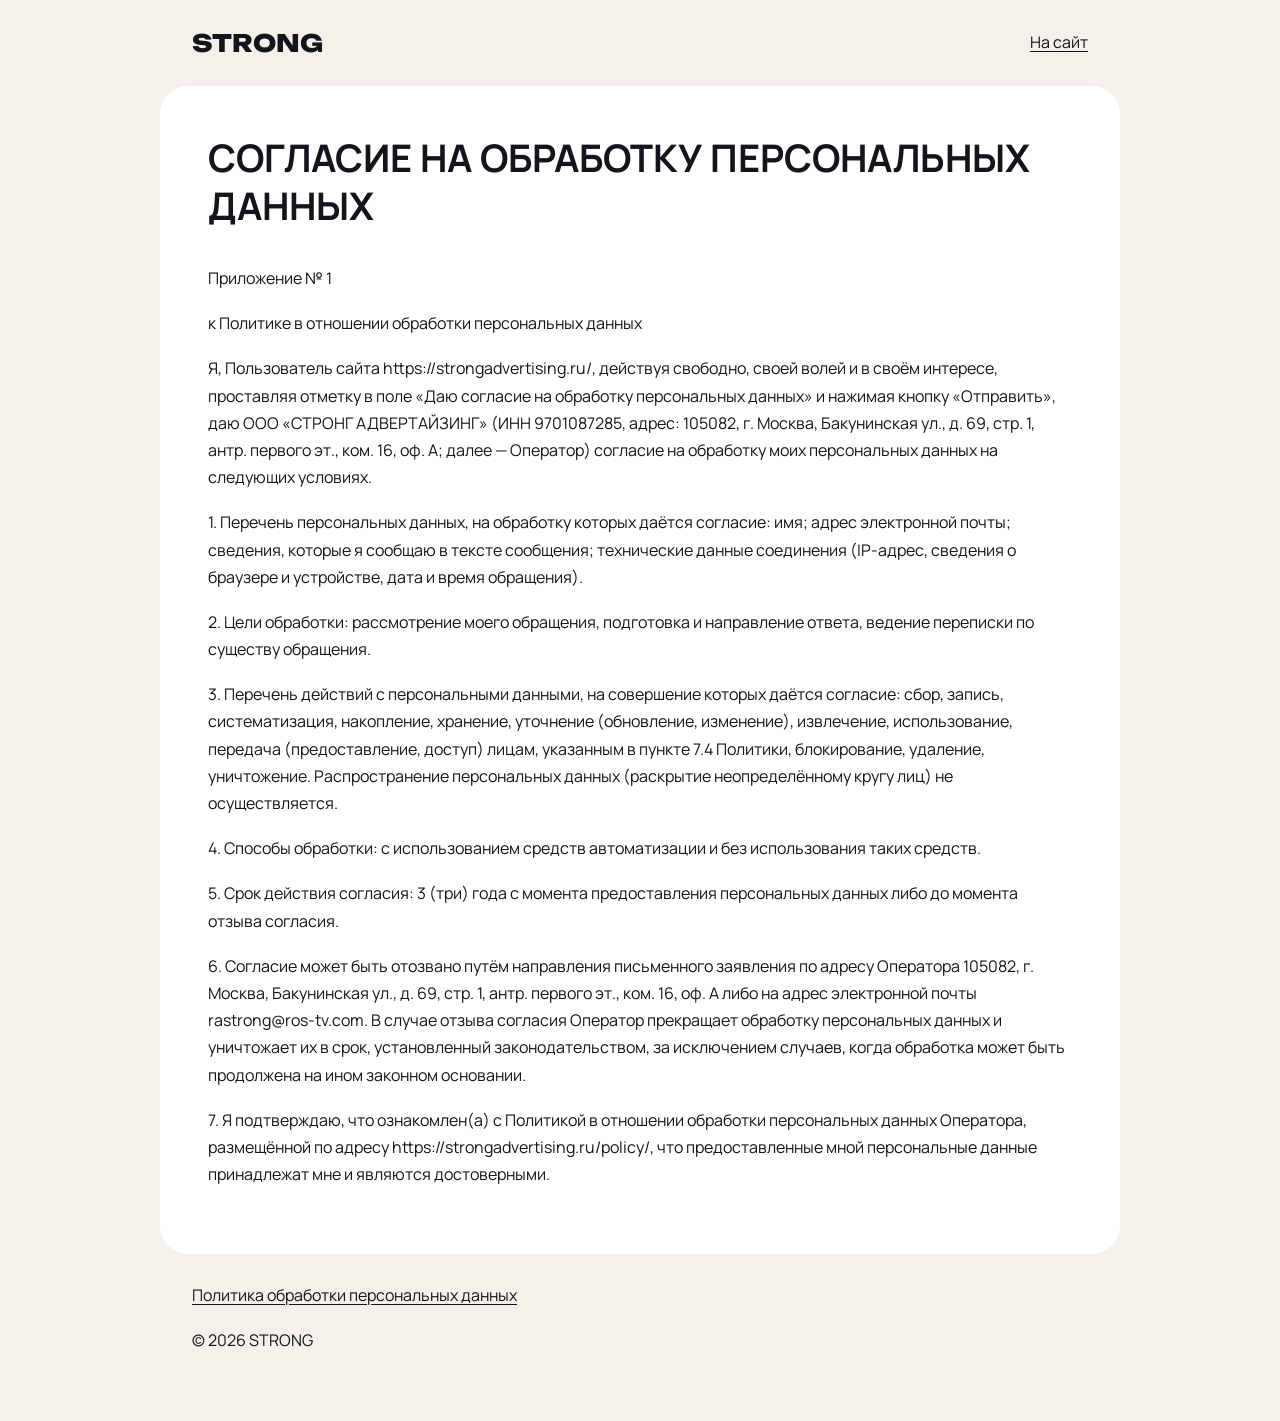
<file: consent/index.html>
<!doctype html>
<html lang="ru"><head><meta charset="utf-8"><meta name="viewport" content="width=device-width, initial-scale=1">
<title>СОГЛАСИЕ НА ОБРАБОТКУ ПЕРСОНАЛЬНЫХ ДАННЫХ — STRONG</title><link rel="icon" href="/favicon.svg" type="image/svg+xml"><link rel="stylesheet" href="/fonts/fonts.css">
<style>*{box-sizing:border-box}body{margin:0;background:#F3F1EA;color:#14141A;font:16px/1.7 Manrope,Arial,sans-serif}header,main,footer{max-width:960px;margin:auto;padding:28px 32px}header{display:flex;justify-content:space-between;gap:24px;align-items:center}.logo{font:800 24px Unbounded,Arial,sans-serif;text-decoration:none}a{color:inherit;text-underline-offset:3px}main{background:#fff;border-radius:28px;padding:48px}h1{font-size:clamp(24px,4vw,38px);line-height:1.25;margin:0 0 36px;overflow-wrap:anywhere}h2{font-size:23px;line-height:1.4;margin:36px 0 16px}p{margin:0 0 18px;overflow-wrap:anywhere}footer{padding-bottom:48px}a:focus-visible{outline:2px solid #C0453E;outline-offset:4px}@media(max-width:600px){header,footer{padding:24px 20px}header{font-size:14px}main{margin:0 12px;padding:28px 20px;border-radius:20px}body{font-size:15px}h2{font-size:21px}}</style></head><body>
<header><a class="logo" href="/">STRONG</a><a href="/">На сайт</a></header>
<main><h1>СОГЛАСИЕ НА ОБРАБОТКУ ПЕРСОНАЛЬНЫХ ДАННЫХ</h1>
<p>Приложение № 1</p>
<p>к Политике в отношении обработки персональных данных</p>
<p>Я, Пользователь сайта https://strongadvertising.ru/, действуя свободно, своей волей и в своём интересе, проставляя отметку в поле «Даю согласие на обработку персональных данных» и нажимая кнопку «Отправить», даю ООО «СТРОНГ АДВЕРТАЙЗИНГ» (ИНН 9701087285, адрес: 105082, г. Москва, Бакунинская ул., д. 69, стр. 1, антр. первого эт., ком. 16, оф. А; далее — Оператор) согласие на обработку моих персональных данных на следующих условиях.</p>
<p>1. Перечень персональных данных, на обработку которых даётся согласие: имя; адрес электронной почты; сведения, которые я сообщаю в тексте сообщения; технические данные соединения (IP-адрес, сведения о браузере и устройстве, дата и время обращения).</p>
<p>2. Цели обработки: рассмотрение моего обращения, подготовка и направление ответа, ведение переписки по существу обращения.</p>
<p>3. Перечень действий с персональными данными, на совершение которых даётся согласие: сбор, запись, систематизация, накопление, хранение, уточнение (обновление, изменение), извлечение, использование, передача (предоставление, доступ) лицам, указанным в пункте 7.4 Политики, блокирование, удаление, уничтожение. Распространение персональных данных (раскрытие неопределённому кругу лиц) не осуществляется.</p>
<p>4. Способы обработки: с использованием средств автоматизации и без использования таких средств.</p>
<p>5. Срок действия согласия: 3 (три) года с момента предоставления персональных данных либо до момента отзыва согласия.</p>
<p>6. Согласие может быть отозвано путём направления письменного заявления по адресу Оператора 105082, г. Москва, Бакунинская ул., д. 69, стр. 1, антр. первого эт., ком. 16, оф. А либо на адрес электронной почты rastrong@ros-tv.com. В случае отзыва согласия Оператор прекращает обработку персональных данных и уничтожает их в срок, установленный законодательством, за исключением случаев, когда обработка может быть продолжена на ином законном основании.</p>
<p>7. Я подтверждаю, что ознакомлен(а) с Политикой в отношении обработки персональных данных Оператора, размещённой по адресу https://strongadvertising.ru/policy/, что предоставленные мной персональные данные принадлежат мне и являются достоверными.</p></main><footer><p><a href="/policy/">Политика обработки персональных данных</a></p><p>© 2026 STRONG</p></footer></body></html>
</file>
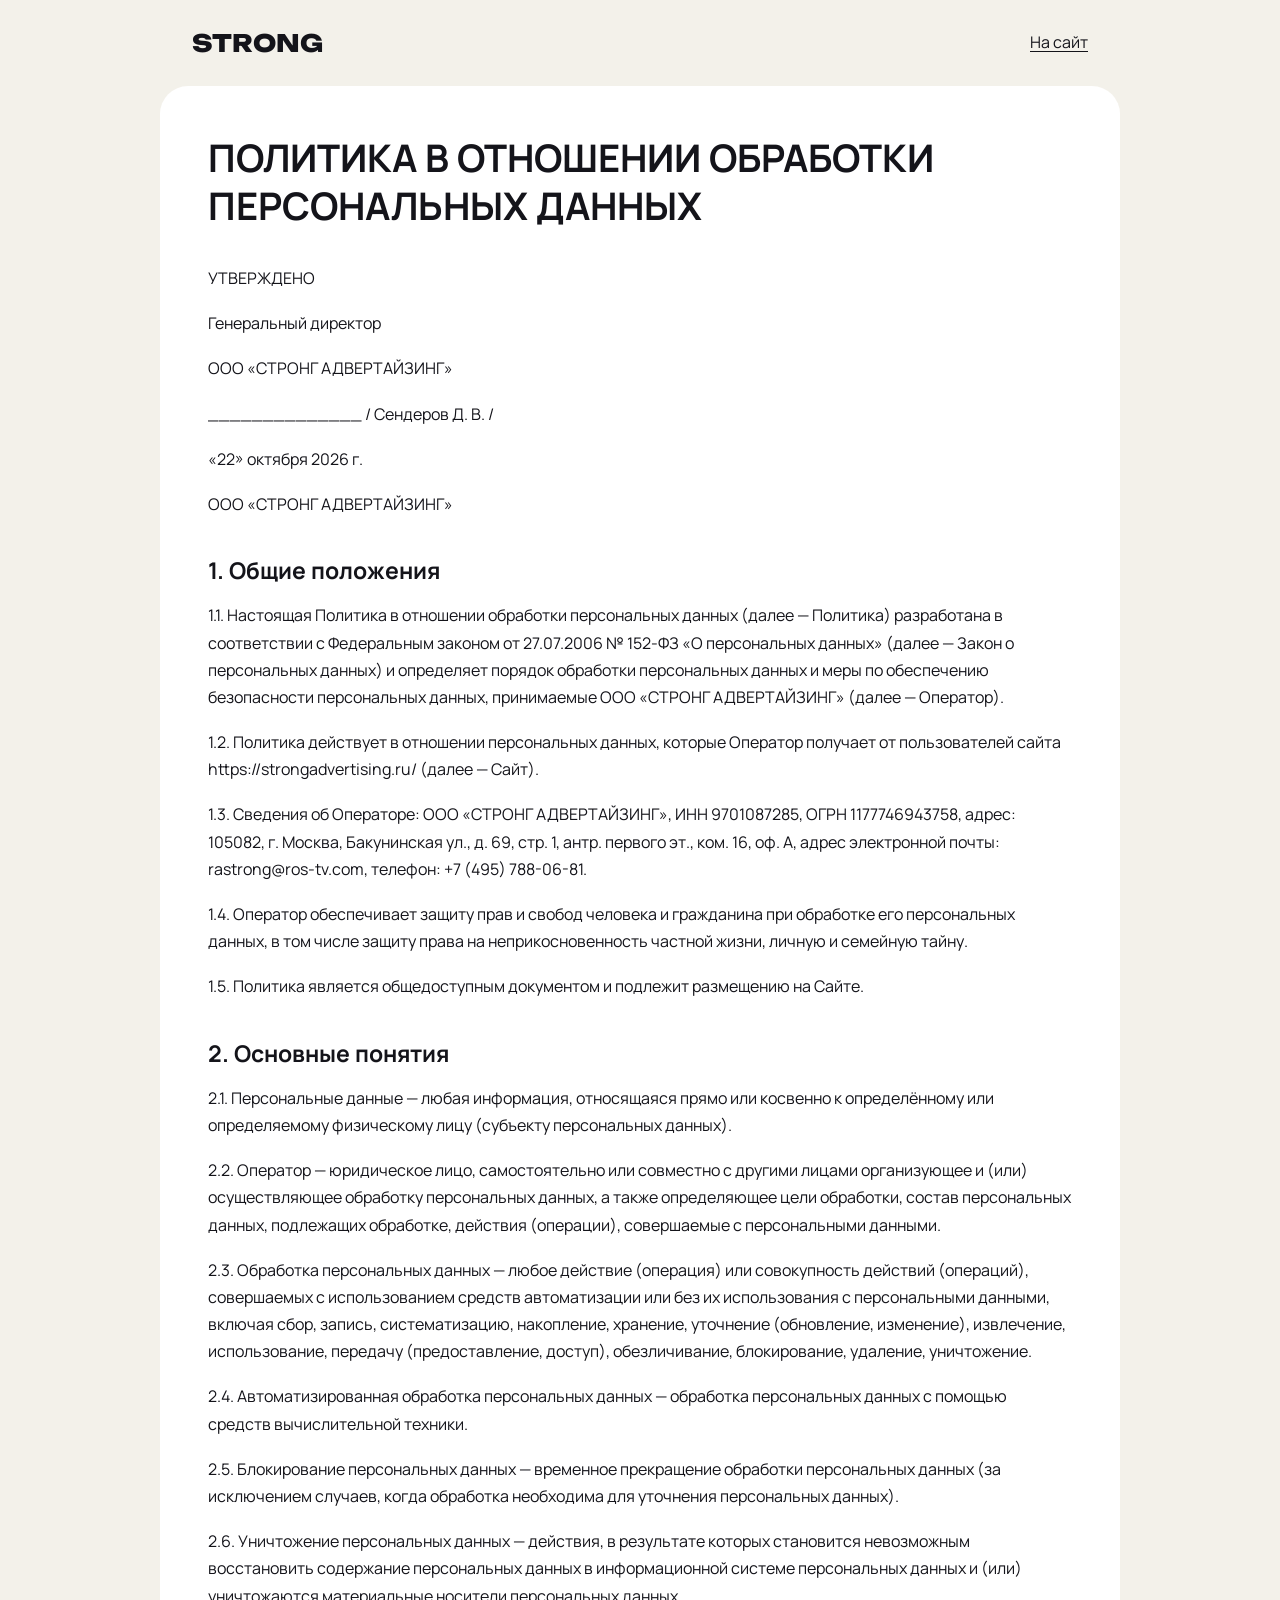
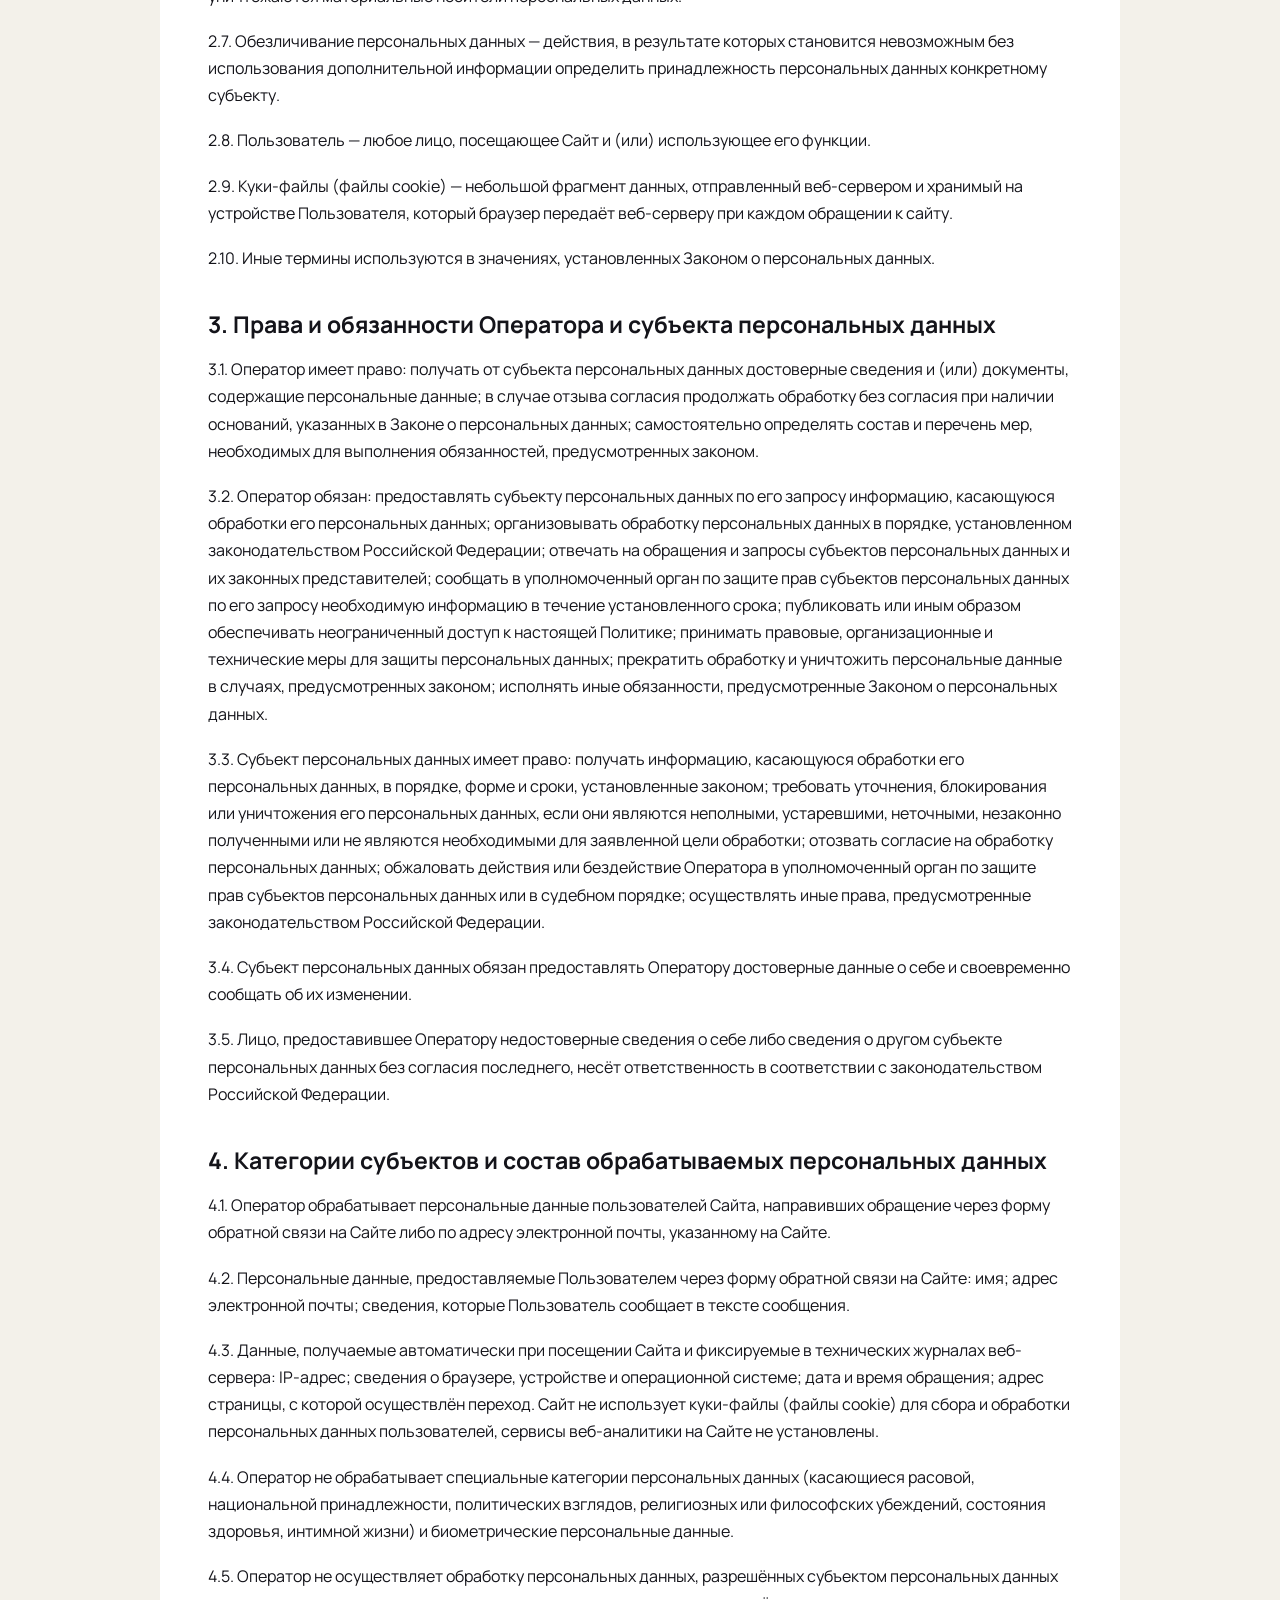
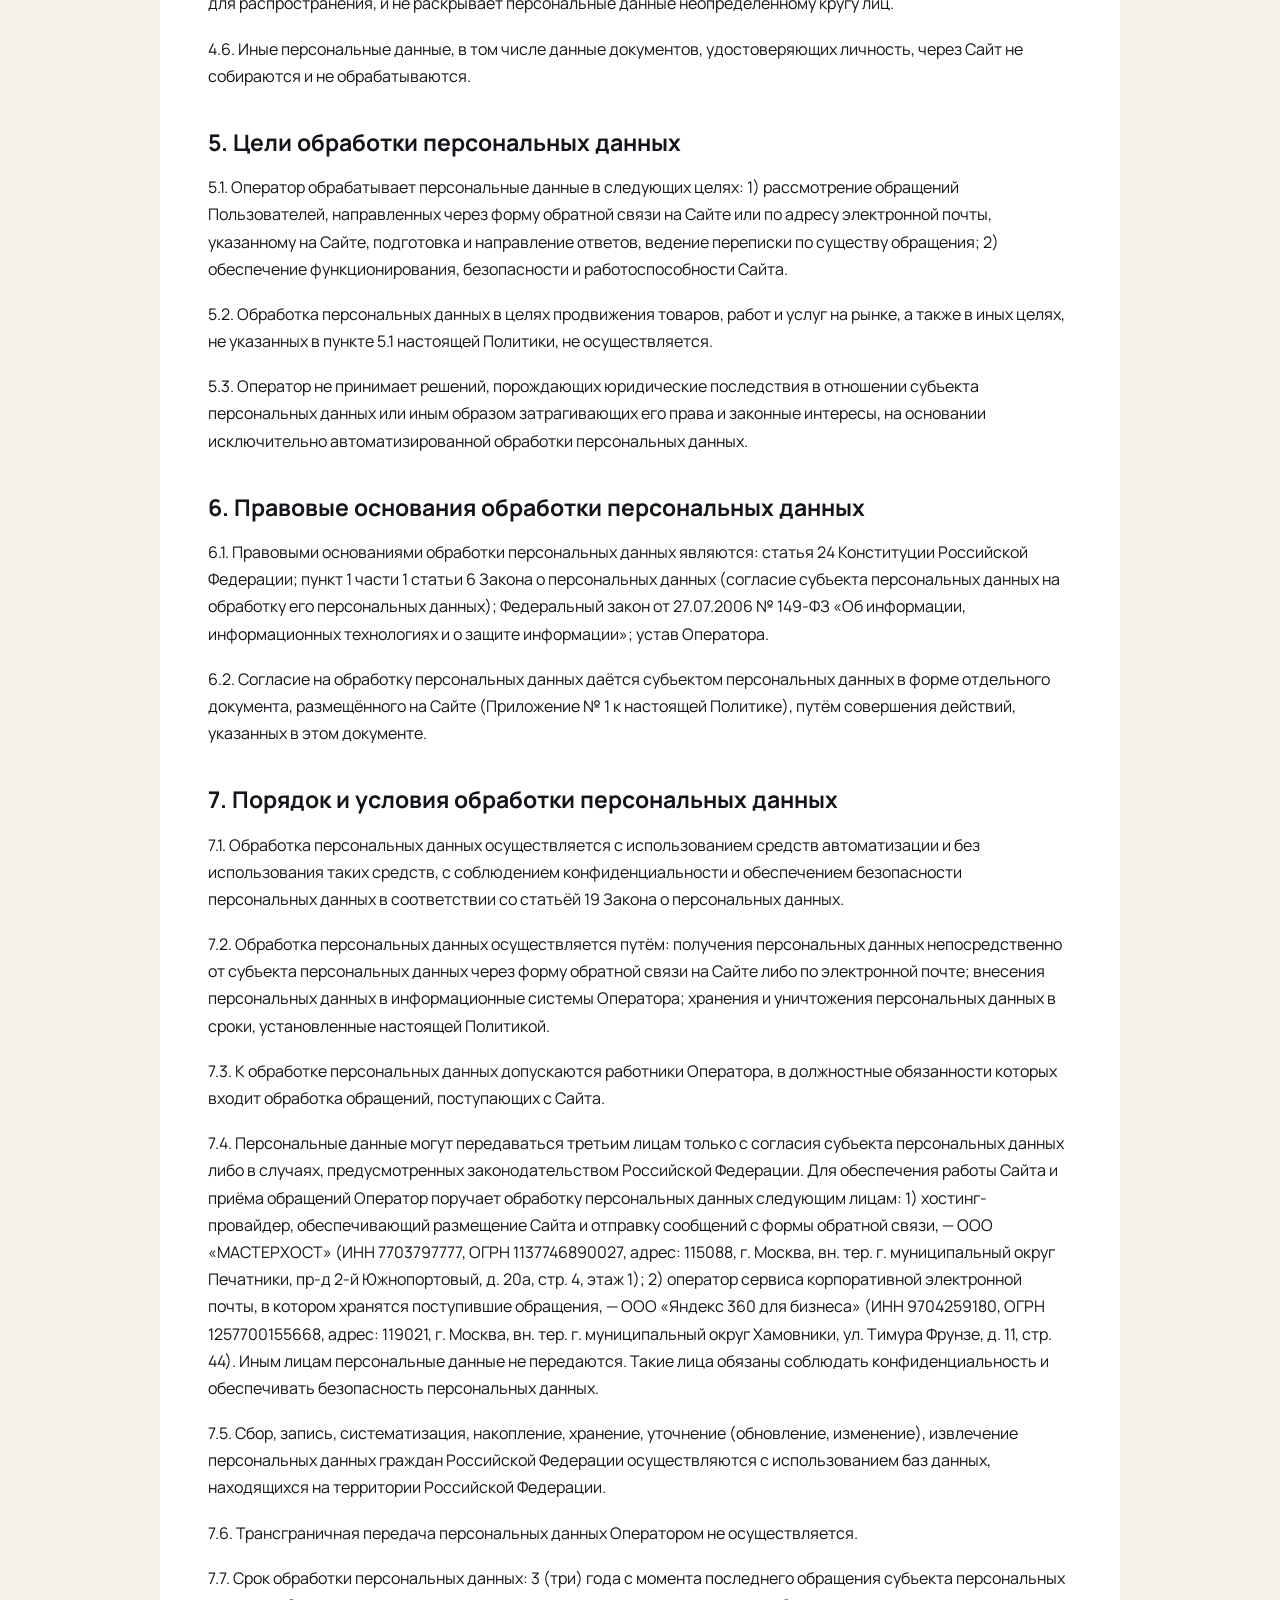
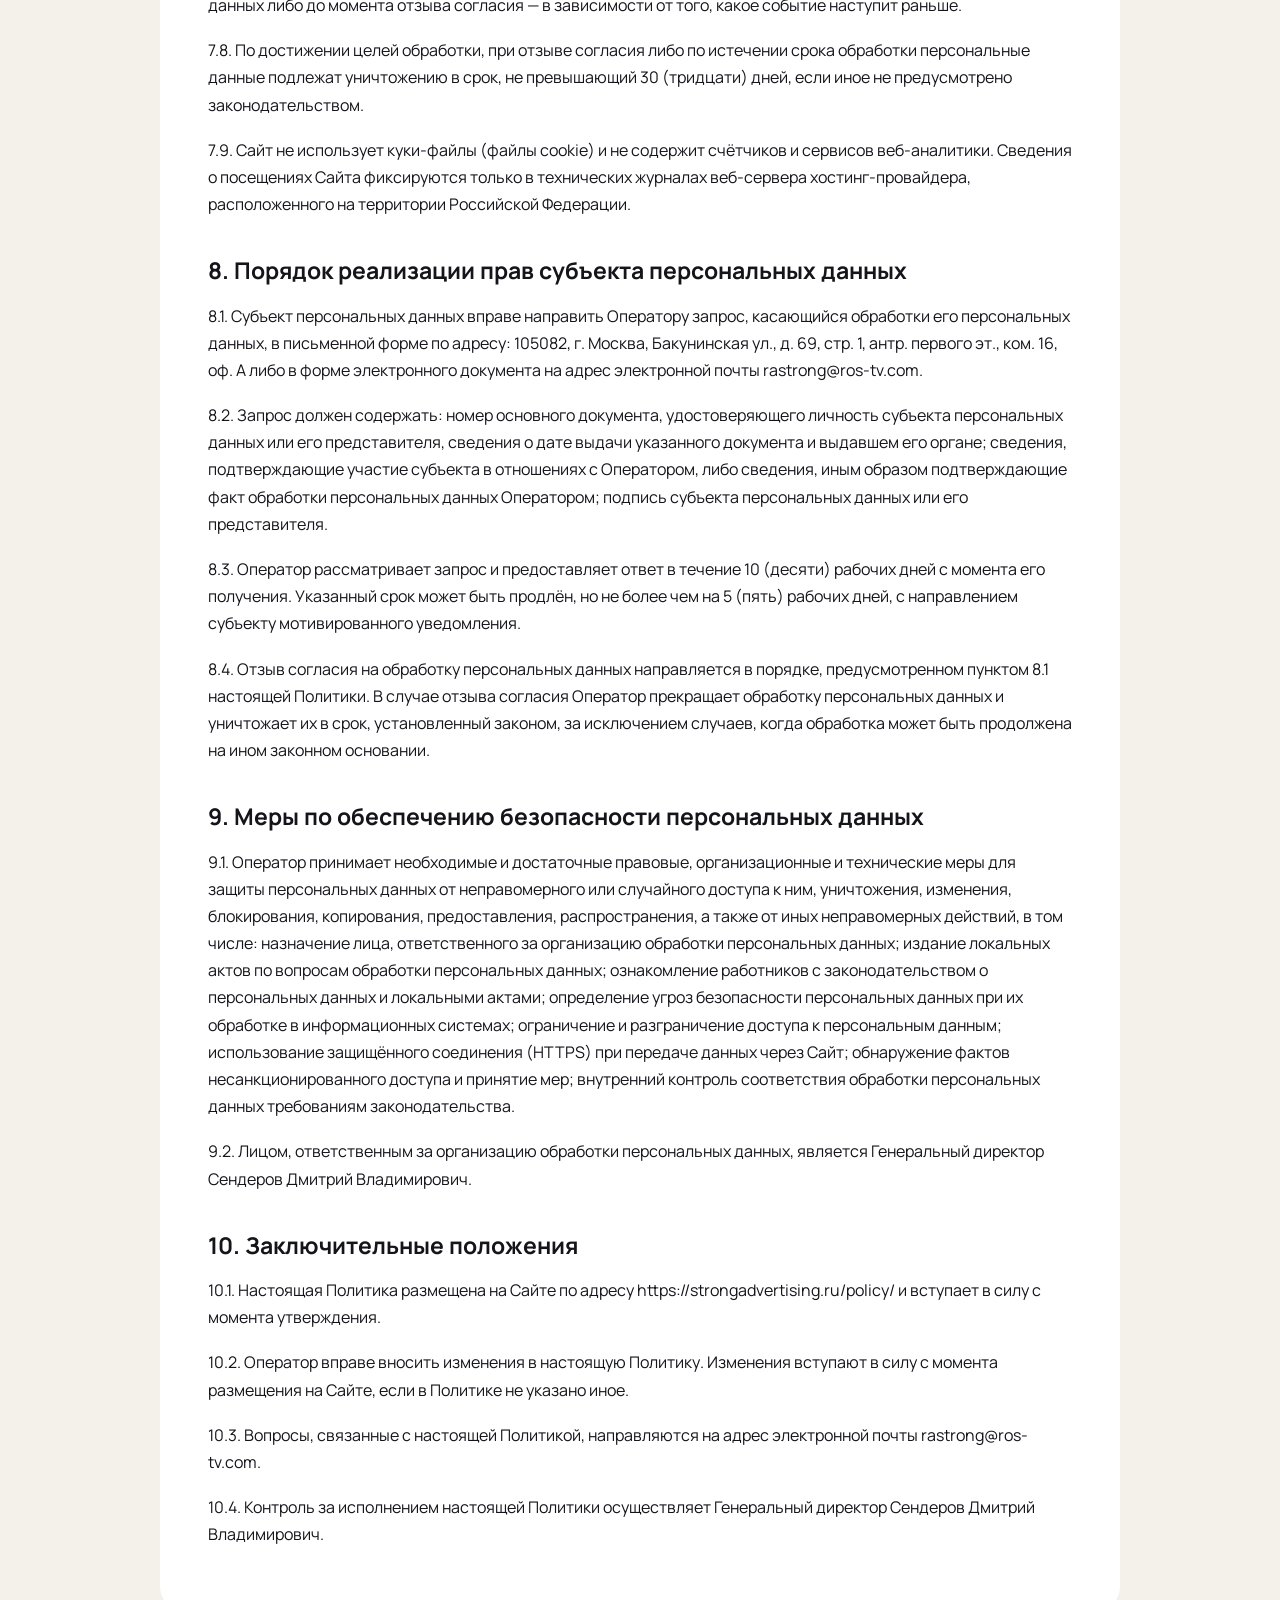
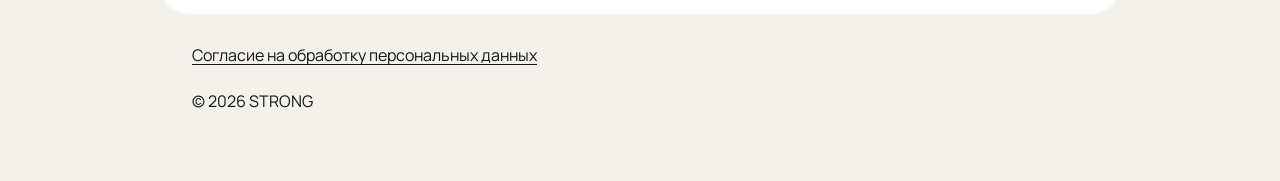
<file: policy/index.html>
<!doctype html>
<html lang="ru"><head><meta charset="utf-8"><meta name="viewport" content="width=device-width, initial-scale=1">
<title>ПОЛИТИКА В ОТНОШЕНИИ ОБРАБОТКИ ПЕРСОНАЛЬНЫХ ДАННЫХ — STRONG</title><link rel="icon" href="/favicon.svg" type="image/svg+xml"><link rel="stylesheet" href="/fonts/fonts.css">
<style>*{box-sizing:border-box}body{margin:0;background:#F3F1EA;color:#14141A;font:16px/1.7 Manrope,Arial,sans-serif}header,main,footer{max-width:960px;margin:auto;padding:28px 32px}header{display:flex;justify-content:space-between;gap:24px;align-items:center}.logo{font:800 24px Unbounded,Arial,sans-serif;text-decoration:none}a{color:inherit;text-underline-offset:3px}main{background:#fff;border-radius:28px;padding:48px}h1{font-size:clamp(24px,4vw,38px);line-height:1.25;margin:0 0 36px;overflow-wrap:anywhere}h2{font-size:23px;line-height:1.4;margin:36px 0 16px}p{margin:0 0 18px;overflow-wrap:anywhere}footer{padding-bottom:48px}a:focus-visible{outline:2px solid #C0453E;outline-offset:4px}@media(max-width:600px){header,footer{padding:24px 20px}header{font-size:14px}main{margin:0 12px;padding:28px 20px;border-radius:20px}body{font-size:15px}h2{font-size:21px}}</style></head><body>
<header><a class="logo" href="/">STRONG</a><a href="/">На сайт</a></header>
<main><h1>ПОЛИТИКА В ОТНОШЕНИИ ОБРАБОТКИ ПЕРСОНАЛЬНЫХ ДАННЫХ</h1>
<p>УТВЕРЖДЕНО</p>
<p>Генеральный директор</p>
<p>ООО «СТРОНГ АДВЕРТАЙЗИНГ»</p>
<p>______________ / Сендеров Д. В. /</p>
<p>«22» октября 2026 г.</p>
<p>ООО «СТРОНГ АДВЕРТАЙЗИНГ»</p>
<h2>1. Общие положения</h2>
<p>1.1. Настоящая Политика в отношении обработки персональных данных (далее — Политика) разработана в соответствии с Федеральным законом от 27.07.2006 № 152-ФЗ «О персональных данных» (далее — Закон о персональных данных) и определяет порядок обработки персональных данных и меры по обеспечению безопасности персональных данных, принимаемые ООО «СТРОНГ АДВЕРТАЙЗИНГ» (далее — Оператор).</p>
<p>1.2. Политика действует в отношении персональных данных, которые Оператор получает от пользователей сайта https://strongadvertising.ru/ (далее — Сайт).</p>
<p>1.3. Сведения об Операторе: ООО «СТРОНГ АДВЕРТАЙЗИНГ», ИНН 9701087285, ОГРН 1177746943758, адрес: 105082, г. Москва, Бакунинская ул., д. 69, стр. 1, антр. первого эт., ком. 16, оф. А, адрес электронной почты: rastrong@ros-tv.com, телефон: +7 (495) 788-06-81.</p>
<p>1.4. Оператор обеспечивает защиту прав и свобод человека и гражданина при обработке его персональных данных, в том числе защиту права на неприкосновенность частной жизни, личную и семейную тайну.</p>
<p>1.5. Политика является общедоступным документом и подлежит размещению на Сайте.</p>
<h2>2. Основные понятия</h2>
<p>2.1. Персональные данные — любая информация, относящаяся прямо или косвенно к определённому или определяемому физическому лицу (субъекту персональных данных).</p>
<p>2.2. Оператор — юридическое лицо, самостоятельно или совместно с другими лицами организующее и (или) осуществляющее обработку персональных данных, а также определяющее цели обработки, состав персональных данных, подлежащих обработке, действия (операции), совершаемые с персональными данными.</p>
<p>2.3. Обработка персональных данных — любое действие (операция) или совокупность действий (операций), совершаемых с использованием средств автоматизации или без их использования с персональными данными, включая сбор, запись, систематизацию, накопление, хранение, уточнение (обновление, изменение), извлечение, использование, передачу (предоставление, доступ), обезличивание, блокирование, удаление, уничтожение.</p>
<p>2.4. Автоматизированная обработка персональных данных — обработка персональных данных с помощью средств вычислительной техники.</p>
<p>2.5. Блокирование персональных данных — временное прекращение обработки персональных данных (за исключением случаев, когда обработка необходима для уточнения персональных данных).</p>
<p>2.6. Уничтожение персональных данных — действия, в результате которых становится невозможным восстановить содержание персональных данных в информационной системе персональных данных и (или) уничтожаются материальные носители персональных данных.</p>
<p>2.7. Обезличивание персональных данных — действия, в результате которых становится невозможным без использования дополнительной информации определить принадлежность персональных данных конкретному субъекту.</p>
<p>2.8. Пользователь — любое лицо, посещающее Сайт и (или) использующее его функции.</p>
<p>2.9. Куки-файлы (файлы cookie) — небольшой фрагмент данных, отправленный веб-сервером и хранимый на устройстве Пользователя, который браузер передаёт веб-серверу при каждом обращении к сайту.</p>
<p>2.10. Иные термины используются в значениях, установленных Законом о персональных данных.</p>
<h2>3. Права и обязанности Оператора и субъекта персональных данных</h2>
<p>3.1. Оператор имеет право: получать от субъекта персональных данных достоверные сведения и (или) документы, содержащие персональные данные; в случае отзыва согласия продолжать обработку без согласия при наличии оснований, указанных в Законе о персональных данных; самостоятельно определять состав и перечень мер, необходимых для выполнения обязанностей, предусмотренных законом.</p>
<p>3.2. Оператор обязан: предоставлять субъекту персональных данных по его запросу информацию, касающуюся обработки его персональных данных; организовывать обработку персональных данных в порядке, установленном законодательством Российской Федерации; отвечать на обращения и запросы субъектов персональных данных и их законных представителей; сообщать в уполномоченный орган по защите прав субъектов персональных данных по его запросу необходимую информацию в течение установленного срока; публиковать или иным образом обеспечивать неограниченный доступ к настоящей Политике; принимать правовые, организационные и технические меры для защиты персональных данных; прекратить обработку и уничтожить персональные данные в случаях, предусмотренных законом; исполнять иные обязанности, предусмотренные Законом о персональных данных.</p>
<p>3.3. Субъект персональных данных имеет право: получать информацию, касающуюся обработки его персональных данных, в порядке, форме и сроки, установленные законом; требовать уточнения, блокирования или уничтожения его персональных данных, если они являются неполными, устаревшими, неточными, незаконно полученными или не являются необходимыми для заявленной цели обработки; отозвать согласие на обработку персональных данных; обжаловать действия или бездействие Оператора в уполномоченный орган по защите прав субъектов персональных данных или в судебном порядке; осуществлять иные права, предусмотренные законодательством Российской Федерации.</p>
<p>3.4. Субъект персональных данных обязан предоставлять Оператору достоверные данные о себе и своевременно сообщать об их изменении.</p>
<p>3.5. Лицо, предоставившее Оператору недостоверные сведения о себе либо сведения о другом субъекте персональных данных без согласия последнего, несёт ответственность в соответствии с законодательством Российской Федерации.</p>
<h2>4. Категории субъектов и состав обрабатываемых персональных данных</h2>
<p>4.1. Оператор обрабатывает персональные данные пользователей Сайта, направивших обращение через форму обратной связи на Сайте либо по адресу электронной почты, указанному на Сайте.</p>
<p>4.2. Персональные данные, предоставляемые Пользователем через форму обратной связи на Сайте: имя; адрес электронной почты; сведения, которые Пользователь сообщает в тексте сообщения.</p>
<p>4.3. Данные, получаемые автоматически при посещении Сайта и фиксируемые в технических журналах веб-сервера: IP-адрес; сведения о браузере, устройстве и операционной системе; дата и время обращения; адрес страницы, с которой осуществлён переход. Сайт не использует куки-файлы (файлы cookie) для сбора и обработки персональных данных пользователей, сервисы веб-аналитики на Сайте не установлены.</p>
<p>4.4. Оператор не обрабатывает специальные категории персональных данных (касающиеся расовой, национальной принадлежности, политических взглядов, религиозных или философских убеждений, состояния здоровья, интимной жизни) и биометрические персональные данные.</p>
<p>4.5. Оператор не осуществляет обработку персональных данных, разрешённых субъектом персональных данных для распространения, и не раскрывает персональные данные неопределённому кругу лиц.</p>
<p>4.6. Иные персональные данные, в том числе данные документов, удостоверяющих личность, через Сайт не собираются и не обрабатываются.</p>
<h2>5. Цели обработки персональных данных</h2>
<p>5.1. Оператор обрабатывает персональные данные в следующих целях: 1) рассмотрение обращений Пользователей, направленных через форму обратной связи на Сайте или по адресу электронной почты, указанному на Сайте, подготовка и направление ответов, ведение переписки по существу обращения; 2) обеспечение функционирования, безопасности и работоспособности Сайта.</p>
<p>5.2. Обработка персональных данных в целях продвижения товаров, работ и услуг на рынке, а также в иных целях, не указанных в пункте 5.1 настоящей Политики, не осуществляется.</p>
<p>5.3. Оператор не принимает решений, порождающих юридические последствия в отношении субъекта персональных данных или иным образом затрагивающих его права и законные интересы, на основании исключительно автоматизированной обработки персональных данных.</p>
<h2>6. Правовые основания обработки персональных данных</h2>
<p>6.1. Правовыми основаниями обработки персональных данных являются: статья 24 Конституции Российской Федерации; пункт 1 части 1 статьи 6 Закона о персональных данных (согласие субъекта персональных данных на обработку его персональных данных); Федеральный закон от 27.07.2006 № 149-ФЗ «Об информации, информационных технологиях и о защите информации»; устав Оператора.</p>
<p>6.2. Согласие на обработку персональных данных даётся субъектом персональных данных в форме отдельного документа, размещённого на Сайте (Приложение № 1 к настоящей Политике), путём совершения действий, указанных в этом документе.</p>
<h2>7. Порядок и условия обработки персональных данных</h2>
<p>7.1. Обработка персональных данных осуществляется с использованием средств автоматизации и без использования таких средств, с соблюдением конфиденциальности и обеспечением безопасности персональных данных в соответствии со статьёй 19 Закона о персональных данных.</p>
<p>7.2. Обработка персональных данных осуществляется путём: получения персональных данных непосредственно от субъекта персональных данных через форму обратной связи на Сайте либо по электронной почте; внесения персональных данных в информационные системы Оператора; хранения и уничтожения персональных данных в сроки, установленные настоящей Политикой.</p>
<p>7.3. К обработке персональных данных допускаются работники Оператора, в должностные обязанности которых входит обработка обращений, поступающих с Сайта.</p>
<p>7.4. Персональные данные могут передаваться третьим лицам только с согласия субъекта персональных данных либо в случаях, предусмотренных законодательством Российской Федерации. Для обеспечения работы Сайта и приёма обращений Оператор поручает обработку персональных данных следующим лицам: 1) хостинг-провайдер, обеспечивающий размещение Сайта и отправку сообщений с формы обратной связи, — ООО «МАСТЕРХОСТ» (ИНН 7703797777, ОГРН 1137746890027, адрес: 115088, г. Москва, вн. тер. г. муниципальный округ Печатники, пр-д 2-й Южнопортовый, д. 20а, стр. 4, этаж 1); 2) оператор сервиса корпоративной электронной почты, в котором хранятся поступившие обращения, — ООО «Яндекс 360 для бизнеса» (ИНН 9704259180, ОГРН 1257700155668, адрес: 119021, г. Москва, вн. тер. г. муниципальный округ Хамовники, ул. Тимура Фрунзе, д. 11, стр. 44). Иным лицам персональные данные не передаются. Такие лица обязаны соблюдать конфиденциальность и обеспечивать безопасность персональных данных.</p>
<p>7.5. Сбор, запись, систематизация, накопление, хранение, уточнение (обновление, изменение), извлечение персональных данных граждан Российской Федерации осуществляются с использованием баз данных, находящихся на территории Российской Федерации.</p>
<p>7.6. Трансграничная передача персональных данных Оператором не осуществляется.</p>
<p>7.7. Срок обработки персональных данных: 3 (три) года с момента последнего обращения субъекта персональных данных либо до момента отзыва согласия — в зависимости от того, какое событие наступит раньше.</p>
<p>7.8. По достижении целей обработки, при отзыве согласия либо по истечении срока обработки персональные данные подлежат уничтожению в срок, не превышающий 30 (тридцати) дней, если иное не предусмотрено законодательством.</p>
<p>7.9. Сайт не использует куки-файлы (файлы cookie) и не содержит счётчиков и сервисов веб-аналитики. Сведения о посещениях Сайта фиксируются только в технических журналах веб-сервера хостинг-провайдера, расположенного на территории Российской Федерации.</p>
<h2>8. Порядок реализации прав субъекта персональных данных</h2>
<p>8.1. Субъект персональных данных вправе направить Оператору запрос, касающийся обработки его персональных данных, в письменной форме по адресу: 105082, г. Москва, Бакунинская ул., д. 69, стр. 1, антр. первого эт., ком. 16, оф. А либо в форме электронного документа на адрес электронной почты rastrong@ros-tv.com.</p>
<p>8.2. Запрос должен содержать: номер основного документа, удостоверяющего личность субъекта персональных данных или его представителя, сведения о дате выдачи указанного документа и выдавшем его органе; сведения, подтверждающие участие субъекта в отношениях с Оператором, либо сведения, иным образом подтверждающие факт обработки персональных данных Оператором; подпись субъекта персональных данных или его представителя.</p>
<p>8.3. Оператор рассматривает запрос и предоставляет ответ в течение 10 (десяти) рабочих дней с момента его получения. Указанный срок может быть продлён, но не более чем на 5 (пять) рабочих дней, с направлением субъекту мотивированного уведомления.</p>
<p>8.4. Отзыв согласия на обработку персональных данных направляется в порядке, предусмотренном пунктом 8.1 настоящей Политики. В случае отзыва согласия Оператор прекращает обработку персональных данных и уничтожает их в срок, установленный законом, за исключением случаев, когда обработка может быть продолжена на ином законном основании.</p>
<h2>9. Меры по обеспечению безопасности персональных данных</h2>
<p>9.1. Оператор принимает необходимые и достаточные правовые, организационные и технические меры для защиты персональных данных от неправомерного или случайного доступа к ним, уничтожения, изменения, блокирования, копирования, предоставления, распространения, а также от иных неправомерных действий, в том числе: назначение лица, ответственного за организацию обработки персональных данных; издание локальных актов по вопросам обработки персональных данных; ознакомление работников с законодательством о персональных данных и локальными актами; определение угроз безопасности персональных данных при их обработке в информационных системах; ограничение и разграничение доступа к персональным данным; использование защищённого соединения (HTTPS) при передаче данных через Сайт; обнаружение фактов несанкционированного доступа и принятие мер; внутренний контроль соответствия обработки персональных данных требованиям законодательства.</p>
<p>9.2. Лицом, ответственным за организацию обработки персональных данных, является Генеральный директор Сендеров Дмитрий Владимирович.</p>
<h2>10. Заключительные положения</h2>
<p>10.1. Настоящая Политика размещена на Сайте по адресу https://strongadvertising.ru/policy/ и вступает в силу с момента утверждения.</p>
<p>10.2. Оператор вправе вносить изменения в настоящую Политику. Изменения вступают в силу с момента размещения на Сайте, если в Политике не указано иное.</p>
<p>10.3. Вопросы, связанные с настоящей Политикой, направляются на адрес электронной почты rastrong@ros-tv.com.</p>
<p>10.4. Контроль за исполнением настоящей Политики осуществляет Генеральный директор Сендеров Дмитрий Владимирович.</p></main><footer><p><a href="/consent/">Согласие на обработку персональных данных</a></p><p>© 2026 STRONG</p></footer></body></html>
</file>
<file: fonts/fonts.css>
/* cyrillic-ext */
@font-face {
  font-family: 'Manrope';
  font-style: normal;
  font-weight: 400;
  font-display: swap;
  src: url(manrope-05.woff2) format('woff2');
  unicode-range: U+0460-052F, U+1C80-1C8A, U+20B4, U+2DE0-2DFF, U+A640-A69F, U+FE2E-FE2F;
}
/* cyrillic */
@font-face {
  font-family: 'Manrope';
  font-style: normal;
  font-weight: 400;
  font-display: swap;
  src: url(manrope-00.woff2) format('woff2');
  unicode-range: U+0301, U+0400-045F, U+0490-0491, U+04B0-04B1, U+2116;
}
/* latin-ext */
@font-face {
  font-family: 'Manrope';
  font-style: normal;
  font-weight: 400;
  font-display: swap;
  src: url(manrope-04.woff2) format('woff2');
  unicode-range: U+0100-02BA, U+02BD-02C5, U+02C7-02CC, U+02CE-02D7, U+02DD-02FF, U+0304, U+0308, U+0329, U+1D00-1DBF, U+1E00-1E9F, U+1EF2-1EFF, U+2020, U+20A0-20AB, U+20AD-20C0, U+2113, U+2C60-2C7F, U+A720-A7FF;
}
/* latin */
@font-face {
  font-family: 'Manrope';
  font-style: normal;
  font-weight: 400;
  font-display: swap;
  src: url(manrope-02.woff2) format('woff2');
  unicode-range: U+0000-00FF, U+0131, U+0152-0153, U+02BB-02BC, U+02C6, U+02DA, U+02DC, U+0304, U+0308, U+0329, U+2000-206F, U+20AC, U+2122, U+2191, U+2193, U+2212, U+2215, U+FEFF, U+FFFD;
}
/* cyrillic-ext */
@font-face {
  font-family: 'Manrope';
  font-style: normal;
  font-weight: 500;
  font-display: swap;
  src: url(manrope-05.woff2) format('woff2');
  unicode-range: U+0460-052F, U+1C80-1C8A, U+20B4, U+2DE0-2DFF, U+A640-A69F, U+FE2E-FE2F;
}
/* cyrillic */
@font-face {
  font-family: 'Manrope';
  font-style: normal;
  font-weight: 500;
  font-display: swap;
  src: url(manrope-00.woff2) format('woff2');
  unicode-range: U+0301, U+0400-045F, U+0490-0491, U+04B0-04B1, U+2116;
}
/* latin-ext */
@font-face {
  font-family: 'Manrope';
  font-style: normal;
  font-weight: 500;
  font-display: swap;
  src: url(manrope-04.woff2) format('woff2');
  unicode-range: U+0100-02BA, U+02BD-02C5, U+02C7-02CC, U+02CE-02D7, U+02DD-02FF, U+0304, U+0308, U+0329, U+1D00-1DBF, U+1E00-1E9F, U+1EF2-1EFF, U+2020, U+20A0-20AB, U+20AD-20C0, U+2113, U+2C60-2C7F, U+A720-A7FF;
}
/* latin */
@font-face {
  font-family: 'Manrope';
  font-style: normal;
  font-weight: 500;
  font-display: swap;
  src: url(manrope-02.woff2) format('woff2');
  unicode-range: U+0000-00FF, U+0131, U+0152-0153, U+02BB-02BC, U+02C6, U+02DA, U+02DC, U+0304, U+0308, U+0329, U+2000-206F, U+20AC, U+2122, U+2191, U+2193, U+2212, U+2215, U+FEFF, U+FFFD;
}
/* cyrillic-ext */
@font-face {
  font-family: 'Manrope';
  font-style: normal;
  font-weight: 600;
  font-display: swap;
  src: url(manrope-05.woff2) format('woff2');
  unicode-range: U+0460-052F, U+1C80-1C8A, U+20B4, U+2DE0-2DFF, U+A640-A69F, U+FE2E-FE2F;
}
/* cyrillic */
@font-face {
  font-family: 'Manrope';
  font-style: normal;
  font-weight: 600;
  font-display: swap;
  src: url(manrope-00.woff2) format('woff2');
  unicode-range: U+0301, U+0400-045F, U+0490-0491, U+04B0-04B1, U+2116;
}
/* latin-ext */
@font-face {
  font-family: 'Manrope';
  font-style: normal;
  font-weight: 600;
  font-display: swap;
  src: url(manrope-04.woff2) format('woff2');
  unicode-range: U+0100-02BA, U+02BD-02C5, U+02C7-02CC, U+02CE-02D7, U+02DD-02FF, U+0304, U+0308, U+0329, U+1D00-1DBF, U+1E00-1E9F, U+1EF2-1EFF, U+2020, U+20A0-20AB, U+20AD-20C0, U+2113, U+2C60-2C7F, U+A720-A7FF;
}
/* latin */
@font-face {
  font-family: 'Manrope';
  font-style: normal;
  font-weight: 600;
  font-display: swap;
  src: url(manrope-02.woff2) format('woff2');
  unicode-range: U+0000-00FF, U+0131, U+0152-0153, U+02BB-02BC, U+02C6, U+02DA, U+02DC, U+0304, U+0308, U+0329, U+2000-206F, U+20AC, U+2122, U+2191, U+2193, U+2212, U+2215, U+FEFF, U+FFFD;
}
/* cyrillic-ext */
@font-face {
  font-family: 'Manrope';
  font-style: normal;
  font-weight: 700;
  font-display: swap;
  src: url(manrope-05.woff2) format('woff2');
  unicode-range: U+0460-052F, U+1C80-1C8A, U+20B4, U+2DE0-2DFF, U+A640-A69F, U+FE2E-FE2F;
}
/* cyrillic */
@font-face {
  font-family: 'Manrope';
  font-style: normal;
  font-weight: 700;
  font-display: swap;
  src: url(manrope-00.woff2) format('woff2');
  unicode-range: U+0301, U+0400-045F, U+0490-0491, U+04B0-04B1, U+2116;
}
/* latin-ext */
@font-face {
  font-family: 'Manrope';
  font-style: normal;
  font-weight: 700;
  font-display: swap;
  src: url(manrope-04.woff2) format('woff2');
  unicode-range: U+0100-02BA, U+02BD-02C5, U+02C7-02CC, U+02CE-02D7, U+02DD-02FF, U+0304, U+0308, U+0329, U+1D00-1DBF, U+1E00-1E9F, U+1EF2-1EFF, U+2020, U+20A0-20AB, U+20AD-20C0, U+2113, U+2C60-2C7F, U+A720-A7FF;
}
/* latin */
@font-face {
  font-family: 'Manrope';
  font-style: normal;
  font-weight: 700;
  font-display: swap;
  src: url(manrope-02.woff2) format('woff2');
  unicode-range: U+0000-00FF, U+0131, U+0152-0153, U+02BB-02BC, U+02C6, U+02DA, U+02DC, U+0304, U+0308, U+0329, U+2000-206F, U+20AC, U+2122, U+2191, U+2193, U+2212, U+2215, U+FEFF, U+FFFD;
}
/* cyrillic-ext */
@font-face {
  font-family: 'Unbounded';
  font-style: normal;
  font-weight: 600;
  font-display: swap;
  src: url(unbounded-08.woff2) format('woff2');
  unicode-range: U+0460-052F, U+1C80-1C8A, U+20B4, U+2DE0-2DFF, U+A640-A69F, U+FE2E-FE2F;
}
/* cyrillic */
@font-face {
  font-family: 'Unbounded';
  font-style: normal;
  font-weight: 600;
  font-display: swap;
  src: url(unbounded-10.woff2) format('woff2');
  unicode-range: U+0301, U+0400-045F, U+0490-0491, U+04B0-04B1, U+2116;
}
/* latin-ext */
@font-face {
  font-family: 'Unbounded';
  font-style: normal;
  font-weight: 600;
  font-display: swap;
  src: url(unbounded-07.woff2) format('woff2');
  unicode-range: U+0100-02BA, U+02BD-02C5, U+02C7-02CC, U+02CE-02D7, U+02DD-02FF, U+0304, U+0308, U+0329, U+1D00-1DBF, U+1E00-1E9F, U+1EF2-1EFF, U+2020, U+20A0-20AB, U+20AD-20C0, U+2113, U+2C60-2C7F, U+A720-A7FF;
}
/* latin */
@font-face {
  font-family: 'Unbounded';
  font-style: normal;
  font-weight: 600;
  font-display: swap;
  src: url(unbounded-09.woff2) format('woff2');
  unicode-range: U+0000-00FF, U+0131, U+0152-0153, U+02BB-02BC, U+02C6, U+02DA, U+02DC, U+0304, U+0308, U+0329, U+2000-206F, U+20AC, U+2122, U+2191, U+2193, U+2212, U+2215, U+FEFF, U+FFFD;
}
/* cyrillic-ext */
@font-face {
  font-family: 'Unbounded';
  font-style: normal;
  font-weight: 800;
  font-display: swap;
  src: url(unbounded-08.woff2) format('woff2');
  unicode-range: U+0460-052F, U+1C80-1C8A, U+20B4, U+2DE0-2DFF, U+A640-A69F, U+FE2E-FE2F;
}
/* cyrillic */
@font-face {
  font-family: 'Unbounded';
  font-style: normal;
  font-weight: 800;
  font-display: swap;
  src: url(unbounded-10.woff2) format('woff2');
  unicode-range: U+0301, U+0400-045F, U+0490-0491, U+04B0-04B1, U+2116;
}
/* latin-ext */
@font-face {
  font-family: 'Unbounded';
  font-style: normal;
  font-weight: 800;
  font-display: swap;
  src: url(unbounded-07.woff2) format('woff2');
  unicode-range: U+0100-02BA, U+02BD-02C5, U+02C7-02CC, U+02CE-02D7, U+02DD-02FF, U+0304, U+0308, U+0329, U+1D00-1DBF, U+1E00-1E9F, U+1EF2-1EFF, U+2020, U+20A0-20AB, U+20AD-20C0, U+2113, U+2C60-2C7F, U+A720-A7FF;
}
/* latin */
@font-face {
  font-family: 'Unbounded';
  font-style: normal;
  font-weight: 800;
  font-display: swap;
  src: url(unbounded-09.woff2) format('woff2');
  unicode-range: U+0000-00FF, U+0131, U+0152-0153, U+02BB-02BC, U+02C6, U+02DA, U+02DC, U+0304, U+0308, U+0329, U+2000-206F, U+20AC, U+2122, U+2191, U+2193, U+2212, U+2215, U+FEFF, U+FFFD;
}
</file>
